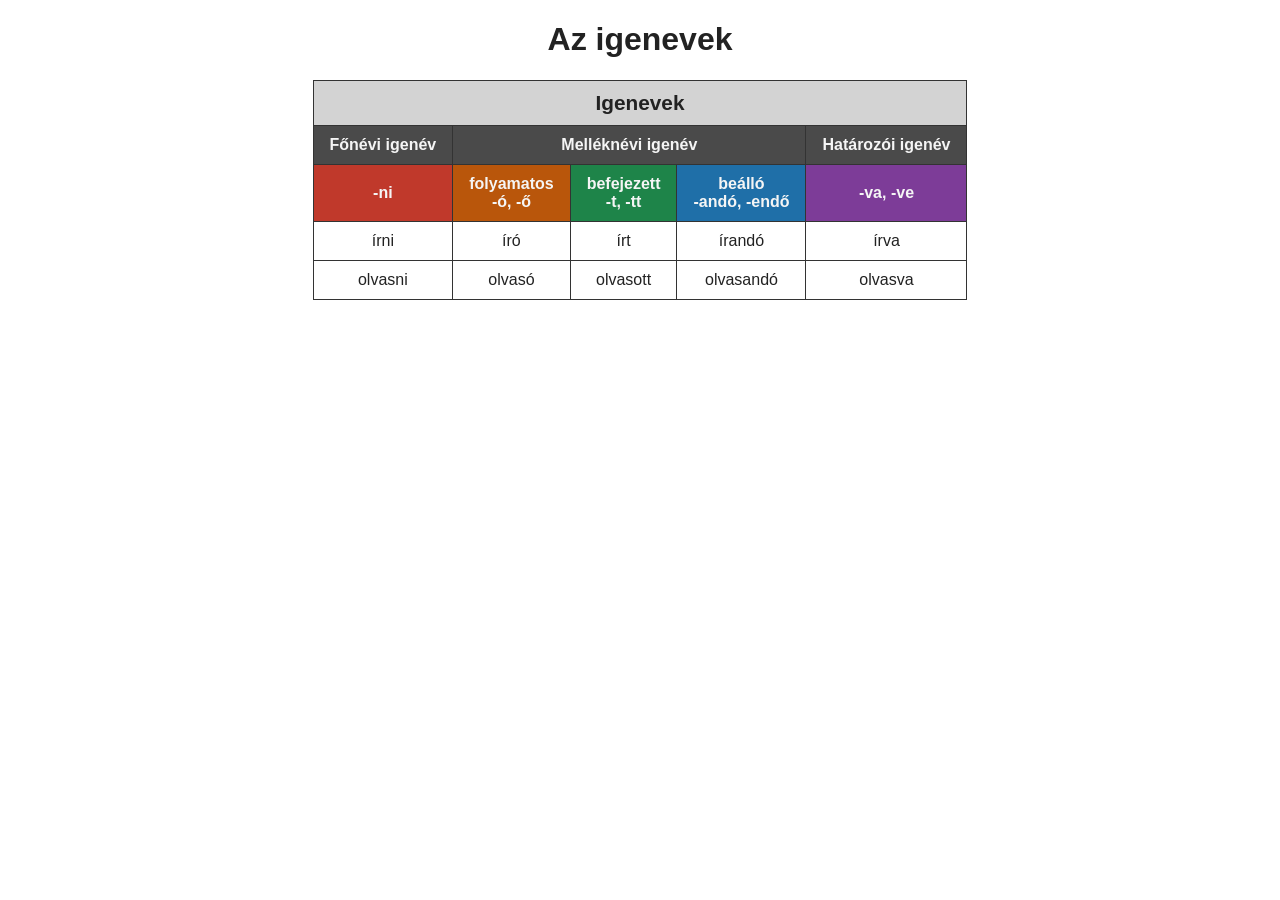
<file: 12 - Igenevek/index.html>
<!DOCTYPE html>
<html lang="hu">
<head>
<meta charset="UTF-8">
<link rel="stylesheet" href="style.css">
<title>Az igenevek</title>
</head>
<body>
  <h1>Az igenevek</h1>

  <table>
    <tr class="sor1">
      <th colspan="5">Igenevek</th>
    </tr>
    <tr class="sor2">
      <th>Főnévi igenév</th>
      <th colspan="3">Melléknévi igenév</th>
      <th>Határozói igenév</th>
    </tr>
    <tr class="sor3">
      <td>-ni</td>
      <td>folyamatos<br>-ó, -ő</td>
      <td>befejezett<br>-t, -tt</td>
      <td>beálló<br>-andó, -endő</td>
      <td>-va, -ve</td>
    </tr>
    <tr>
      <td>írni</td>
      <td>író</td>
      <td>írt</td>
      <td>írandó</td>
      <td>írva</td>
    </tr>
    <tr>
      <td>olvasni</td>
      <td>olvasó</td>
      <td>olvasott</td>
      <td>olvasandó</td>
      <td>olvasva</td>
    </tr>
  </table>
</body>
</html>
</file>
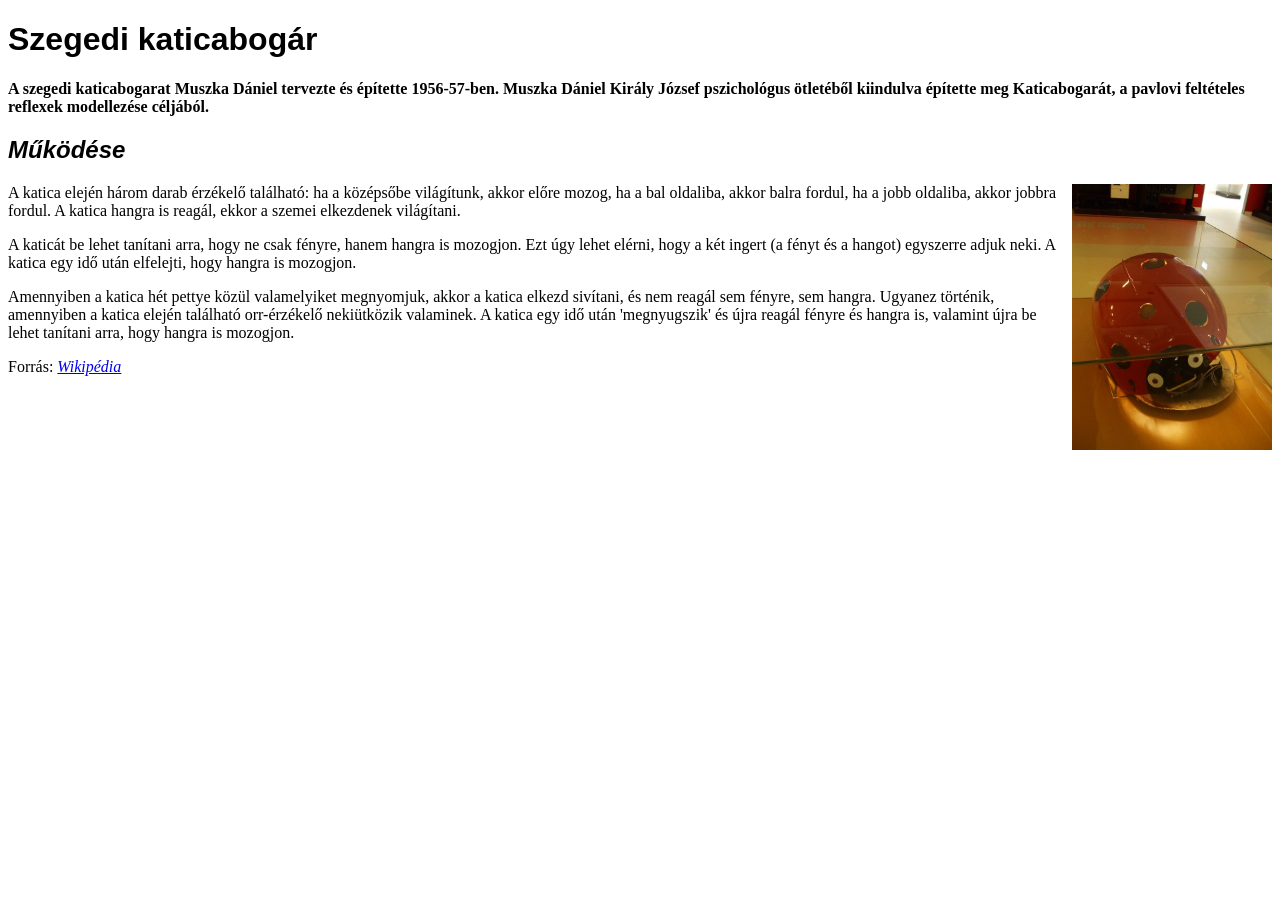
<file: 15 - Szegedi katica/index.html>
<!DOCTYPE html>
<html lang="hu">

<head>
    <meta charset="UTF-8">
    <title>Szegedi katicabogár</title>
 <style>
        h1, h2 {
            font-family: Arial, Helvetica, sans-serif;
        }
        h2 {
            font-style: italic;
        }
        img {
            float: right;
            width: 200px;
            margin: 0 0 10px 15px;
        }
    </style>
</head>

    <h1>Szegedi katicabogár</h1>
 
    <p><strong>A szegedi katicabogarat Muszka Dániel tervezte és építette 1956-57-ben. Muszka Dániel Király József pszichológus ötletéből kiindulva építette meg Katicabogarát, a pavlovi feltételes reflexek modellezése céljából.</strong></p>
 
    <h2>Működése</h2>
 
    <img src="Szegedi_katica.jpg" alt="A szegedi katicabogár">
 
    <p>A katica elején három darab érzékelő található: ha a középsőbe világítunk, akkor előre mozog, ha a bal oldaliba, akkor balra fordul, ha a jobb oldaliba, akkor jobbra fordul. A katica hangra is reagál, ekkor a szemei elkezdenek világítani.</p>
 
    <p>A katicát be lehet tanítani arra, hogy ne csak fényre, hanem hangra is mozogjon. Ezt úgy lehet elérni, hogy a két ingert (a fényt és a hangot) egyszerre adjuk neki. A katica egy idő után elfelejti, hogy hangra is mozogjon.</p>
 
    <p>Amennyiben a katica hét pettye közül valamelyiket megnyomjuk, akkor a katica elkezd sivítani, és nem reagál sem fényre, sem hangra. Ugyanez történik, amennyiben a katica elején található orr-érzékelő nekiütközik valaminek. A katica egy idő után 'megnyugszik' és újra reagál fényre és hangra is, valamint újra be lehet tanítani arra, hogy hangra is mozogjon.</p>
 
    <p>Forrás: <a href="https://hu.wikipedia.org/wiki/Szegedi_katicabog%C3%A1r"><em>Wikipédia</em></a></p>
</html>
</file>
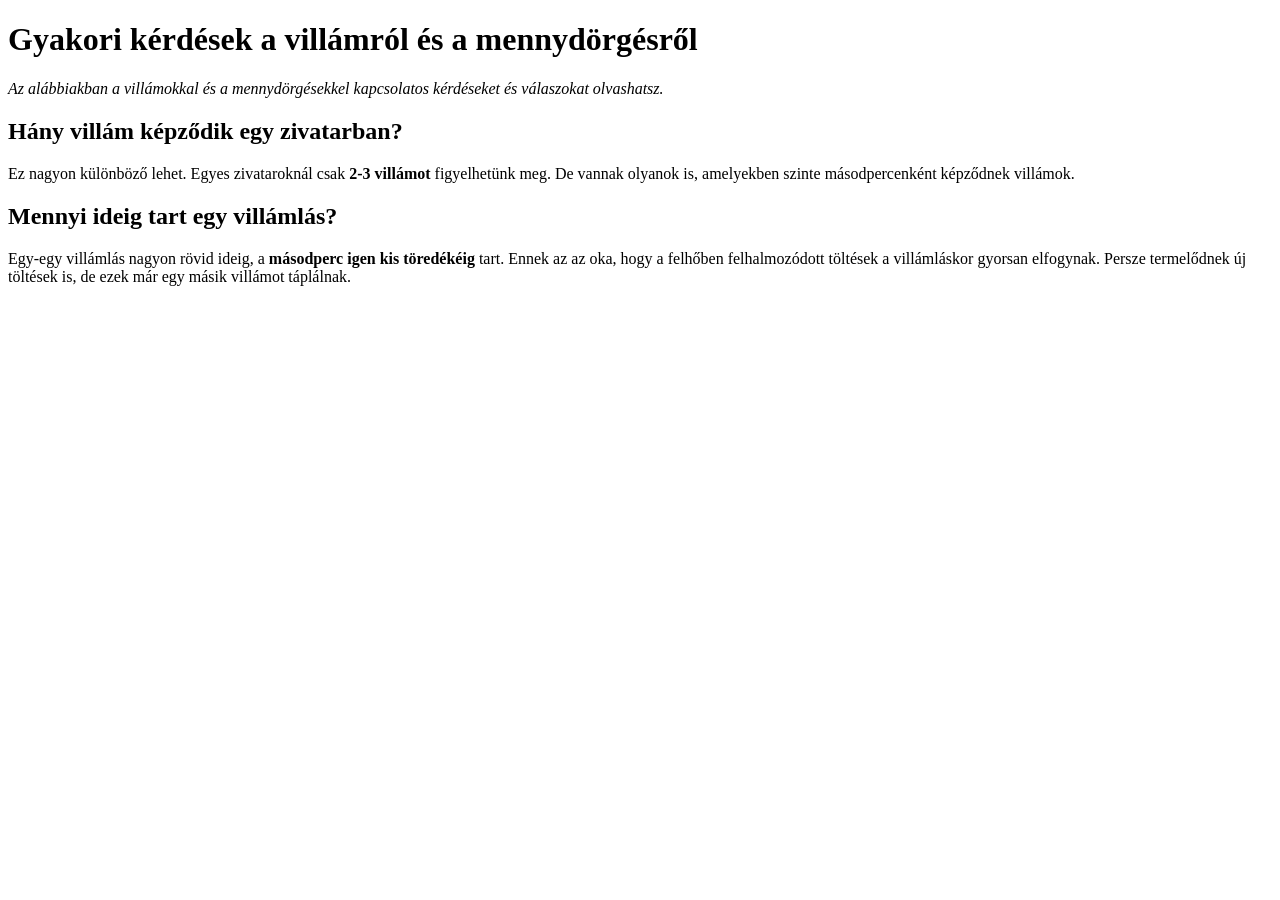
<file: 2- Villámok/index.html>
<!DOCTYPE html>
<html lang="hu">
<head>
    <meta charset="UTF-8">
    
    <title>Gyakori kérdések a villámról és a mennydörgésről</title>
</head>
<body>
    <h1>Gyakori kérdések a villámról és a mennydörgésről</h1>
    <p><i>Az alábbiakban a villámokkal és a mennydörgésekkel kapcsolatos kérdéseket és válaszokat olvashatsz.</i></p>
    <h2>Hány villám képződik egy zivatarban?</h2>
    <p>
        Ez nagyon különböző lehet. Egyes zivataroknál csak <b>2-3 villámot</b>
        figyelhetünk meg. De vannak olyanok is, amelyekben
        szinte másodpercenként képződnek villámok.
    </p>
    <h2>Mennyi ideig tart egy villámlás?</h2>
    <p>
        Egy-egy villámlás nagyon rövid ideig, a <b>másodperc igen kis töredékéig
        </b> tart. Ennek az az oka, hogy a felhőben felhalmozódott
        töltések a villámláskor gyorsan elfogynak. Persze termelődnek
        új töltések is, de ezek már egy másik villámot táplálnak.
    </p>
</body>
</html>
</file>
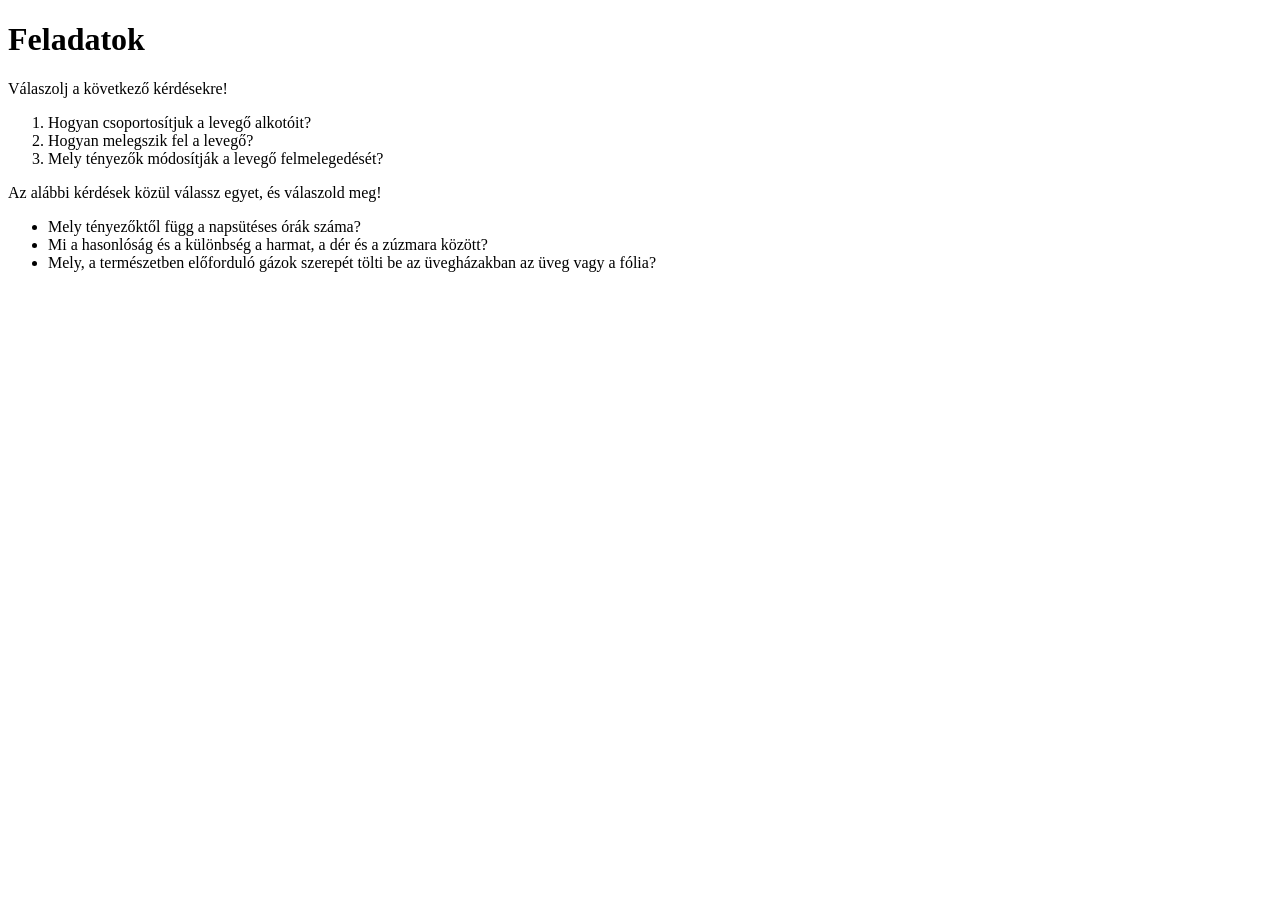
<file: 4 - Feladatok/index.html>
<!DOCTYPE html>
<html lang="hu">
<head>
    <meta charset="UTF-8">
    
    <title>Feladatok</title>
</head>
<body>
    <h1>Feladatok</h1>
    <p>Válaszolj a következő kérdésekre!</p>
    
        <ol>
            <li>Hogyan csoportosítjuk a levegő alkotóit?</li>
            <li>Hogyan melegszik fel a levegő?</li>
            <li>Mely tényezők módosítják a levegő felmelegedését?</li>
        </ol>
    
    <p>Az alábbi kérdések közül válassz egyet, és válaszold meg!</p>
    
        <ul>
            <li>Mely tényezőktől függ a napsütéses órák száma?</li>
            <li>Mi a hasonlóság és a különbség a harmat, a dér és a zúzmara között?</li>
            <li>Mely, a természetben előforduló gázok szerepét tölti be az üvegházakban az üveg vagy a fólia?</li>
        </ul>
        
    
</body>
</html>
</file>
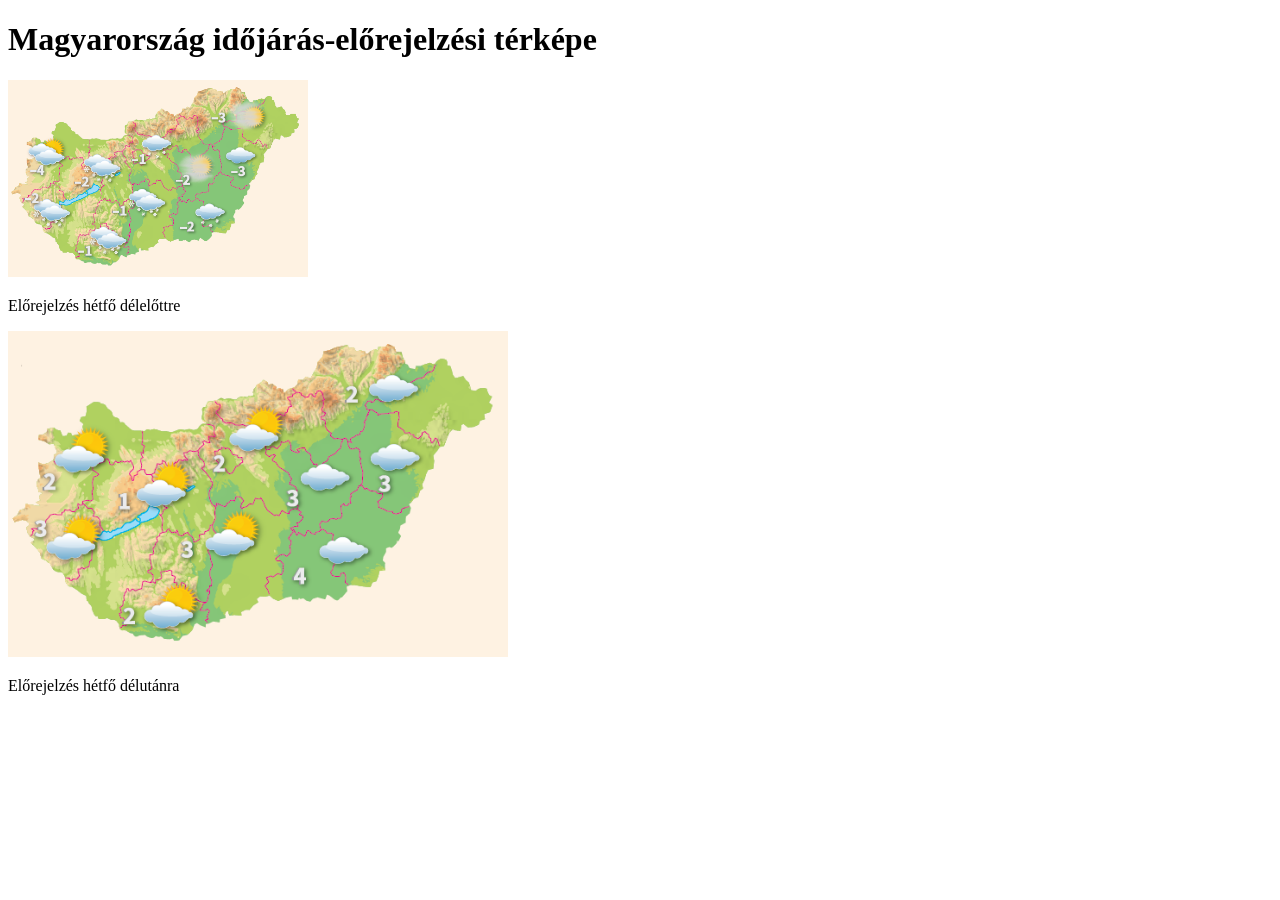
<file: 5 - Időjárás/index.html>
<!DOCTYPE html>
<html lang="hu">
<head>
    <meta charset="UTF-8">
    <title>Magyarország időjárás-előrejelzési térképe</title>
</head>
<body>
    <h1>Magyarország időjárás-előrejelzési térképe</h1>
    <img src="hetfodelelott.png" alt="Előrejelzés hétfő délelőttre" style="width: 300px;">
    <p>Előrejelzés hétfő délelőttre</p>
    <img src="hetfodelutan.png" alt="Előrejelzés hétfő délutánra" style="width: 500px;">
    <p>Előrejelzés hétfő délutánra</p>
    
</body>
</html>
</file>
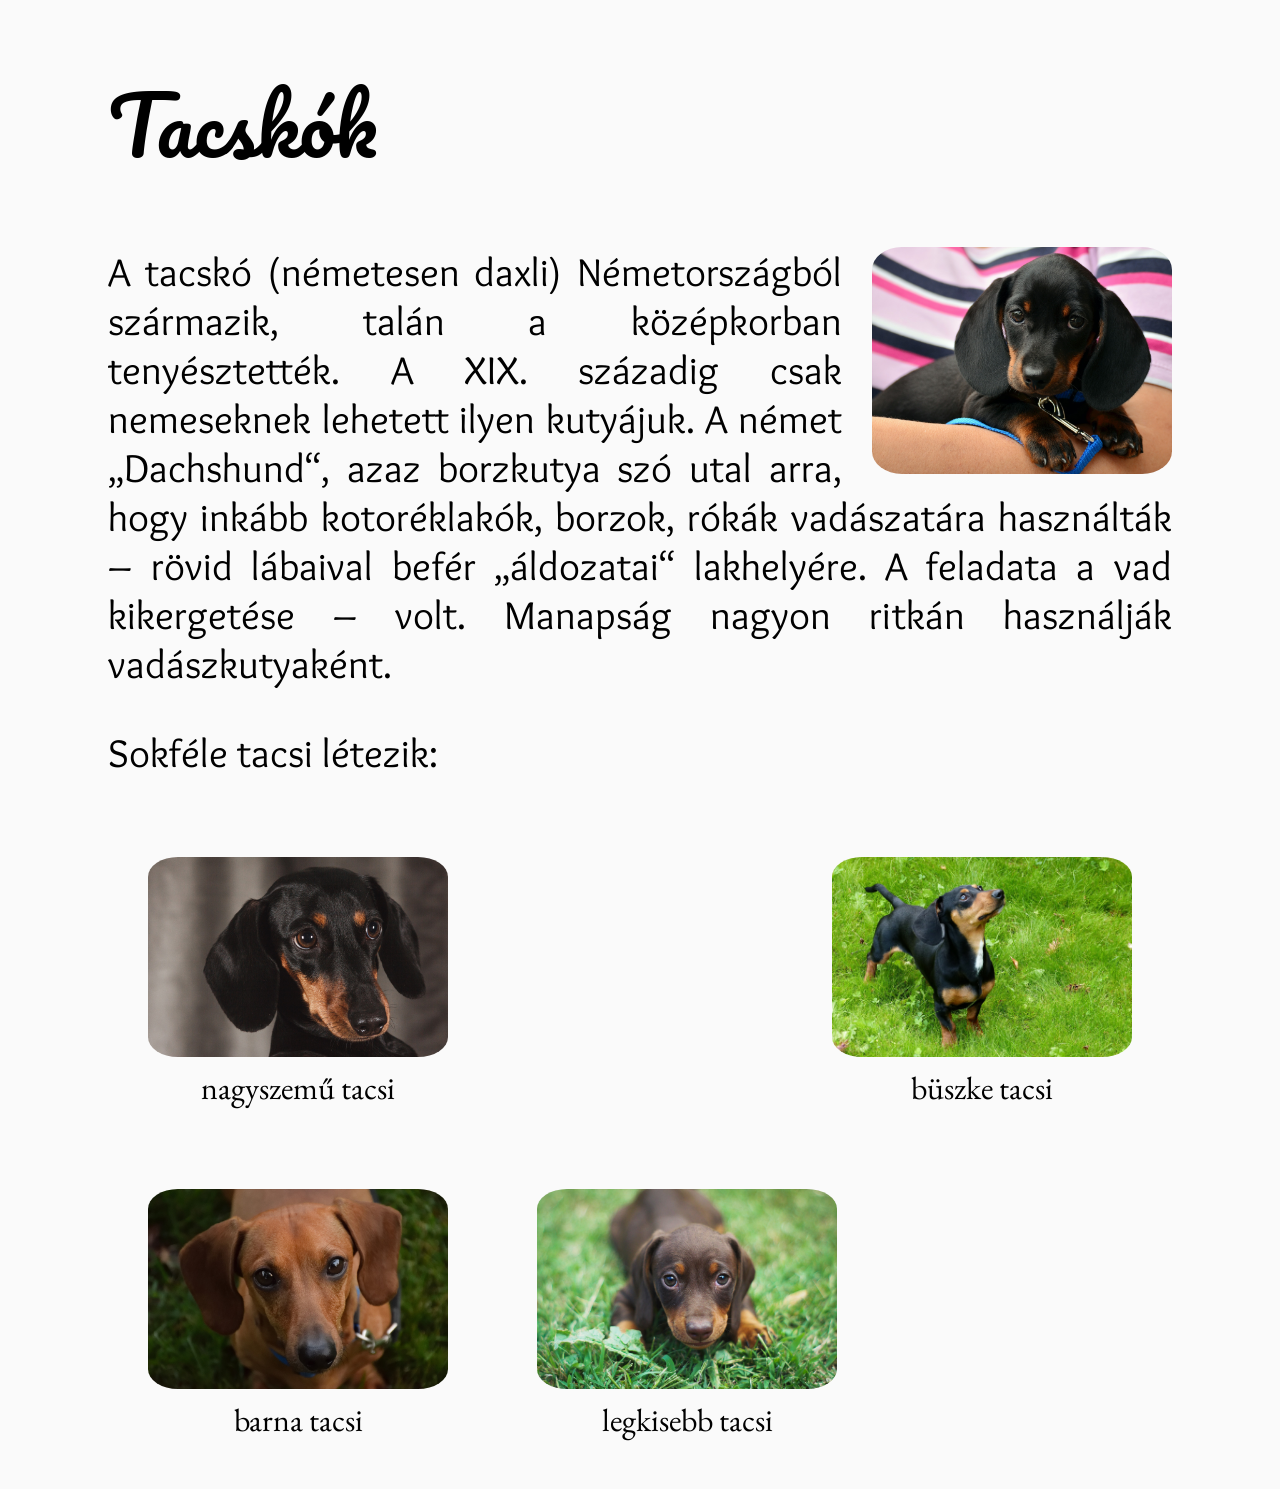
<file: 6 - Tacskók/index.html>
<!DOCTYPE html>
<html lang="hu">
  <head>
    <meta charset="utf-8">
    <link rel="stylesheet" href="tacsi.css">
    <link rel="preconnect" href="https://fonts.gstatic.com">
    <link href="https://fonts.googleapis.com/css2?family=Overlock&family=Pacifico&family=EB+Garamond&display=swap" rel="stylesheet">
	<title>Tacskók</title>
  </head>
  <body>
    <h1>Tacskók</h1>
    <img src="dachshund-1519374_1920.jpg" alt="" class="fokep">
    <p>A tacskó (németesen daxli) Németországból származik, talán a középkorban tenyésztették. A XIX. századig csak nemeseknek lehetett ilyen kutyájuk. A német „Dachshund“, azaz borzkutya szó utal arra, hogy inkább kotoréklakók, borzok, rókák vadászatára használták – rövid lábaival befér „áldozatai“ lakhelyére. A feladata a vad kikergetése – volt. Manapság nagyon ritkán használják vadászkutyaként.</p>
    
    <div id="felsorolas">
      <p>Sokféle tacsi létezik:</p>
        <figure>
          <a href="dog-1232449_1920.jpg" target="_blank"><img src="dog-1232449_1920.jpg" alt=""></a>
          <figcaption>nagyszemű tacsi</figcaption>
        </figure>
        <figure>
          <img src="foxhound-53951_1280.jpg" alt="">
          <figcaption>büszke tacsi</figcaption>
        </figure>
        <figure>
          <img src="dog-3218503_1920.jpg" alt="">
          <figcaption>barna tacsi</figcaption>
        </figure>
        <figure>
          <img src="dog-4159596_1920.jpg" alt="">
          <figcaption>legkisebb tacsi</figcaption>
        </figure>
    </div>
  </body>
</html>
</file>
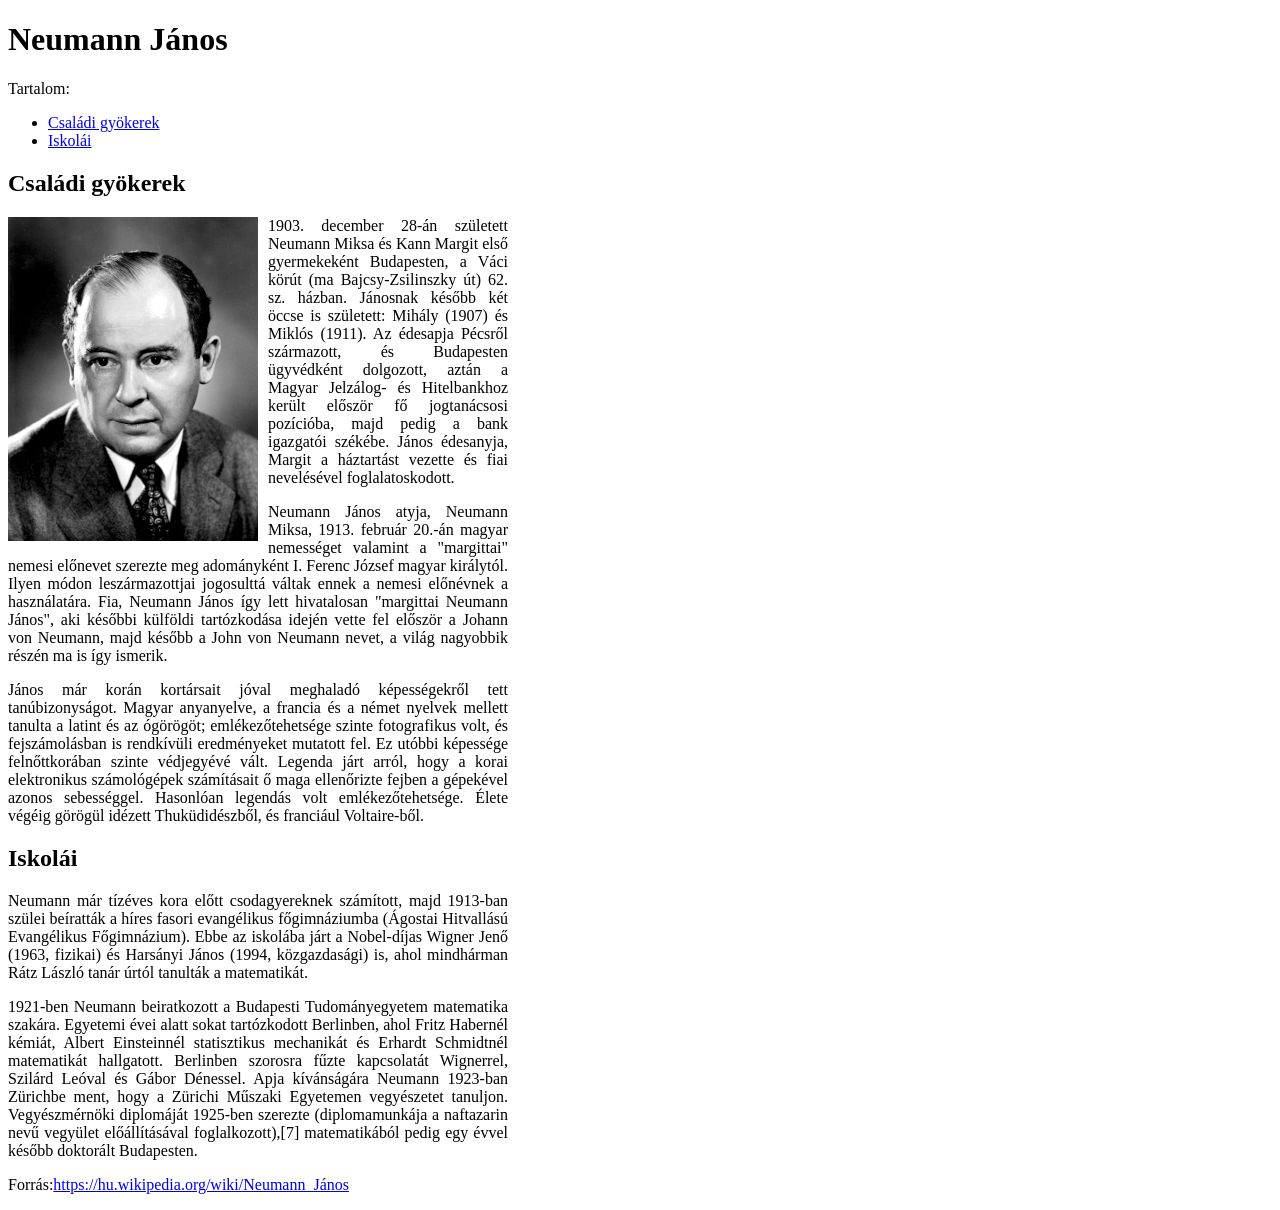
<file: 7 - Neumann/index.html>
<!DOCTYPE html>
<html lang="hu">
<head>
    <meta charset="UTF-8">
    <title>Neumann János</title>
    <style>
        body {max-width:500px;}
        /* Az oldal maximális szélessége 500 képpont*/
        p {text-align:justify;}
        /* A bekezdések sorkizárt igazításúak*/
        #foto {float:left; margin-right:10px;}
        /* A fotó balra igazítása (lebegtetése), jobb oldali 10 képpontos margó beállítása*/
    </style>
</head>
<body>
    <h1>Neumann János</h1>
    <p>Tartalom:</p>
    <ul>
        <li><a href="#csal">Családi gyökerek</a></li>
        <li><a href="#isk">Iskolái</a></li>
    </ul>
    <h2 id="csal">Családi gyökerek</h2>
    <p><a href="neumann_nagymeret.jpg"><img id="foto" src="neumann_kismeret.jpg" alt="Neumann János fotója"></a>  1903. december 28-án született Neumann Miksa és Kann Margit első gyermekeként Budapesten, a Váci körút (ma Bajcsy-Zsilinszky út) 62. sz. házban. Jánosnak később két öccse is született: Mihály (1907) és Miklós (1911). Az édesapja Pécsről származott, és Budapesten ügyvédként dolgozott, aztán a Magyar Jelzálog- és Hitelbankhoz került először fő jogtanácsosi pozícióba, majd pedig a bank igazgatói székébe. János édesanyja, Margit a háztartást vezette és fiai nevelésével foglalatoskodott.</p>
    <p>Neumann János atyja, Neumann Miksa, 1913. február 20.-án magyar nemességet valamint a "margittai" nemesi előnevet szerezte meg adományként I. Ferenc József magyar királytól. Ilyen módon leszármazottjai jogosulttá váltak ennek a nemesi előnévnek a használatára. Fia, Neumann János így lett hivatalosan "margittai Neumann János", aki későbbi külföldi tartózkodása idején vette fel először a Johann von Neumann, majd később a John von Neumann nevet, a világ nagyobbik részén ma is így ismerik.</p>
    <p>János már korán kortársait jóval meghaladó képességekről tett tanúbizonyságot. Magyar anyanyelve, a francia és a német nyelvek mellett tanulta a latint és az ógörögöt; emlékezőtehetsége szinte fotografikus volt, és fejszámolásban is rendkívüli eredményeket mutatott fel. Ez utóbbi képessége felnőttkorában szinte védjegyévé vált. Legenda járt arról, hogy a korai elektronikus számológépek számításait ő maga ellenőrizte fejben a gépekével azonos sebességgel. Hasonlóan legendás volt emlékezőtehetsége. Élete végéig görögül idézett Thuküdidészből, és franciául Voltaire-ből.</p>
	<h2 id="isk">Iskolái</h2>
    <p>Neumann már tízéves kora előtt csodagyereknek számított, majd 1913-ban szülei beíratták a híres fasori evangélikus főgimnáziumba (Ágostai Hitvallású Evangélikus Főgimnázium). Ebbe az iskolába járt a Nobel-díjas Wigner Jenő (1963, fizikai) és Harsányi János (1994, közgazdasági) is, ahol mindhárman Rátz László tanár úrtól tanulták a matematikát.</p>
    <p>1921-ben Neumann beiratkozott a Budapesti Tudományegyetem matematika szakára. Egyetemi évei alatt sokat tartózkodott Berlinben, ahol Fritz Habernél kémiát, Albert Einsteinnél statisztikus mechanikát és Erhardt Schmidtnél matematikát hallgatott. Berlinben szorosra fűzte kapcsolatát Wignerrel, Szilárd Leóval és Gábor Dénessel. Apja kívánságára Neumann 1923-ban Zürichbe ment, hogy a Zürichi Műszaki Egyetemen vegyészetet tanuljon. Vegyészmérnöki diplomáját 1925-ben szerezte (diplomamunkája a naftazarin nevű vegyület előállításával foglalkozott),[7] matematikából pedig egy évvel később doktorált Budapesten.</p>
	<p>Forrás:<a href="https://hu.wikipedia.org/wiki/Neumann_János">https://hu.wikipedia.org/wiki/Neumann_János</a></p>
</body>
</html>
</file>
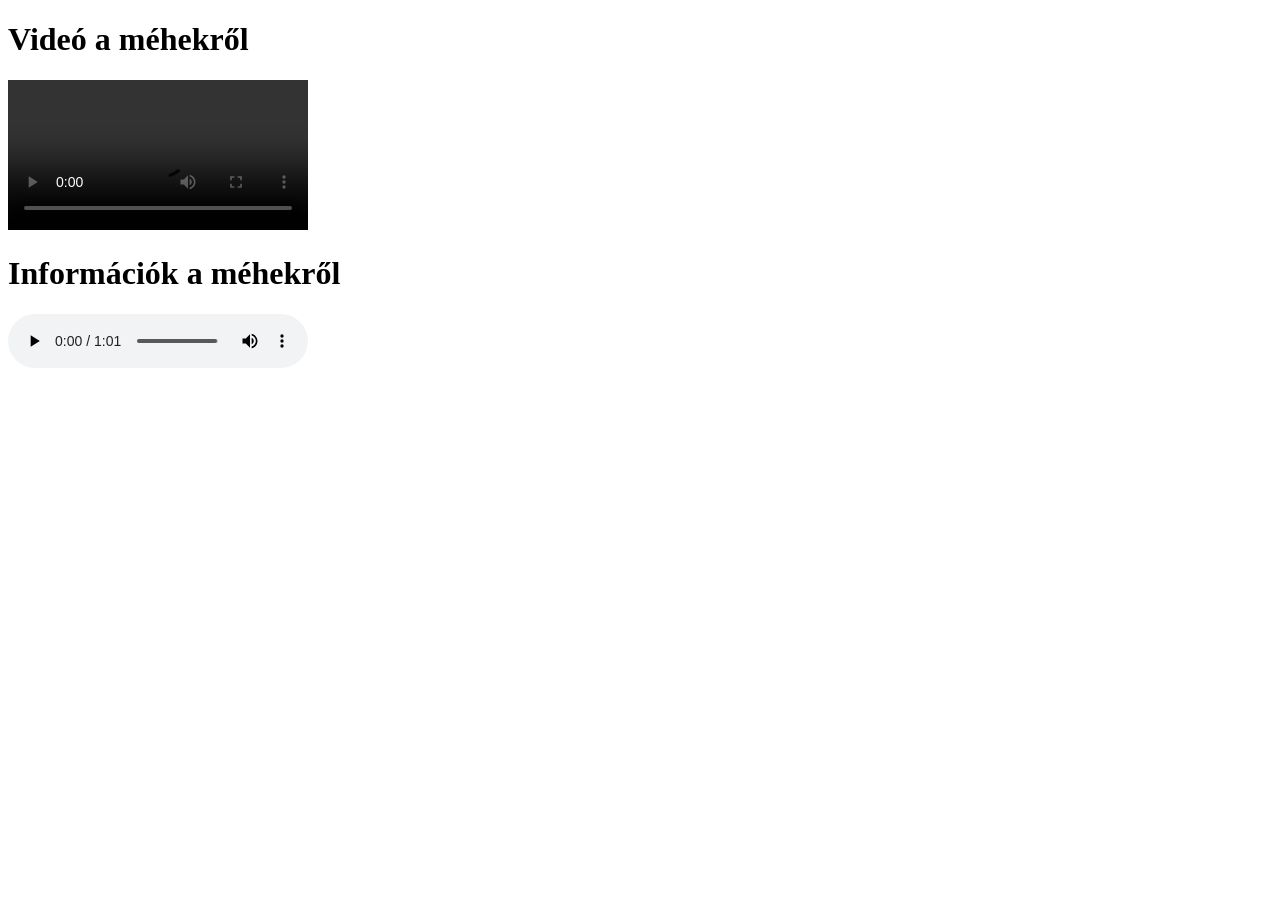
<file: 9 - Méhek/index.html>
<!DOCTYPE html>
<html lang="hu">

<head>
    <meta charset="UTF-8">
    <title>Méhek</title>
</head>

<body>
    <h1>Videó a méhekről</h1>
    <video src="mehek.mp4" controls></video>
    <h1>Információk a méhekről</h1>
    <audio src="mehek.mp3" controls></audio>
</body>

</html>
</file>
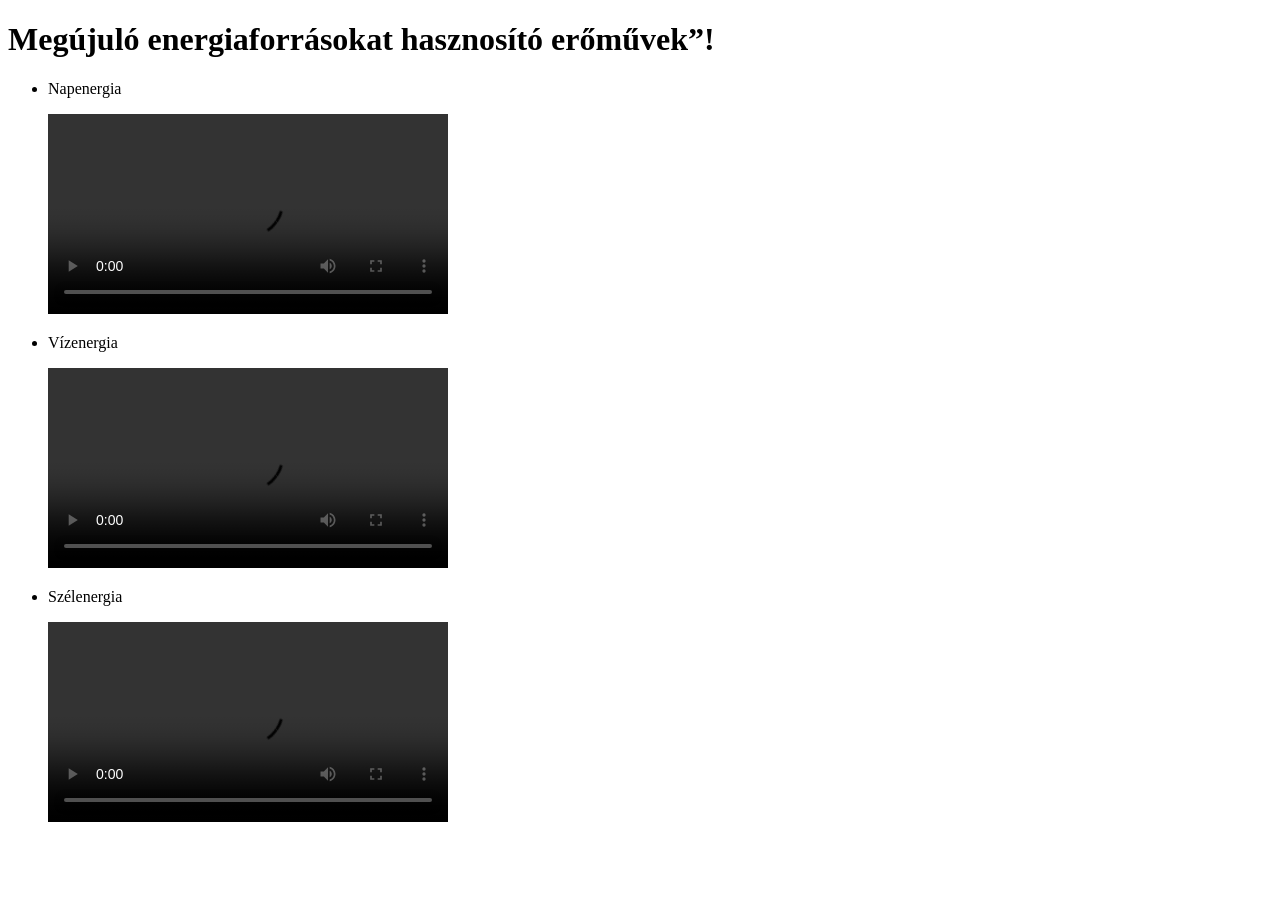
<file: 10 - Energia/videos/index.html>
<!DOCTYPE html>
<html lang="en">
<head>
    <meta charset="UTF-8">
    <meta name="viewport" content="width=device-width, initial-scale=1.0">
    <title>Megújuló energiaforrásokat hasznosító erőművek”!</title>
    <link rel="stylesheet" href="style.css">
</head>
<body>
    <h1>Megújuló energiaforrásokat hasznosító erőművek”!</h1>
    <ul>
        <li>
            <p>Napenergia</p>
            <video src="solar.mp4" controls></video>
        </li>
        <li>
            <p>Vízenergia</p>
            <video src="water.mp4" controls></video>
        </li>
        <li>
            <p>Szélenergia</p>
            <video src="wind.mp4" controls></video>
        </li>
    </ul>
</body>
</html>
</file>
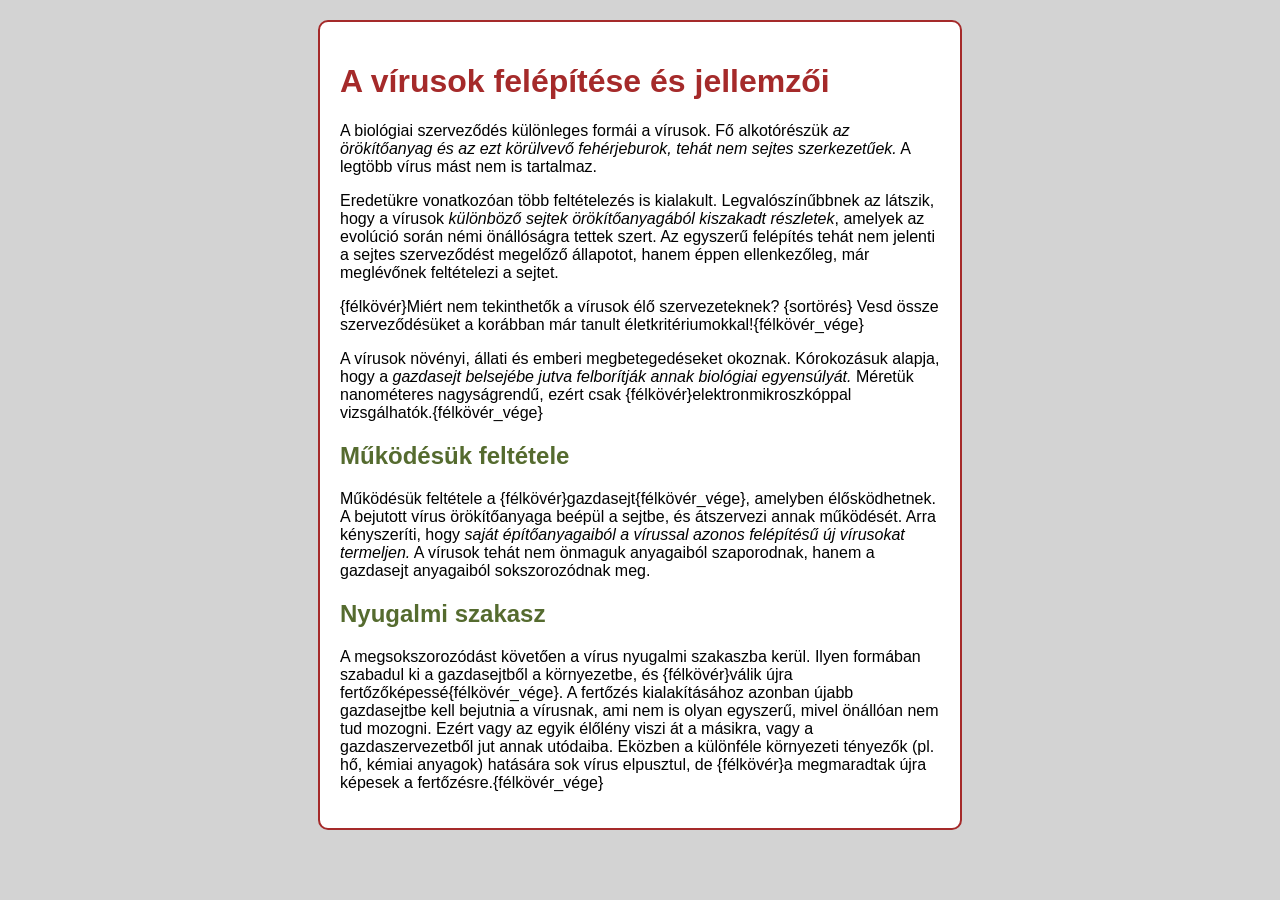
<file: 1 - Vírusok/virusok.html>
<!DOCTYPE html>
<html lang="hu">

<head>
    <meta charset="UTF-8">
    <title>A vírusok felépítése és jellemzői</title>
    <link rel="stylesheet" href="stilus.css">
</head>

<body>
    <h1>A vírusok felépítése és jellemzői</h1>
    <p>A biológiai szerveződés különleges formái a vírusok. Fő alkotórészük <i>az örökítőanyag és az ezt körülvevő
            fehérjeburok, tehát nem sejtes szerkezetűek.</i>
        A legtöbb vírus mást nem is tartalmaz. </p>
    <p>Eredetükre vonatkozóan több feltételezés is kialakult. Legvalószínűbbnek az látszik, hogy a vírusok <i>különböző
        sejtek örökítőanyagából kiszakadt részletek</i>, amelyek az evolúció során némi önállóságra tettek szert. Az
        egyszerű felépítés tehát nem jelenti a sejtes szerveződést megelőző állapotot, hanem éppen ellenkezőleg, már
        meglévőnek feltételezi a sejtet.</p>
    <p>{félkövér}Miért nem tekinthetők a vírusok élő szervezeteknek? {sortörés} Vesd össze szerveződésüket a korábban már tanult
            életkritériumokkal!{félkövér_vége}</p>
    <p>A vírusok növényi, állati és emberi megbetegedéseket okoznak. Kórokozásuk alapja, hogy a <i>gazdasejt belsejébe
        jutva felborítják annak biológiai
        egyensúlyát.</i> Méretük nanométeres nagyságrendű,
        ezért csak {félkövér}elektronmikroszkóppal vizsgálhatók.{félkövér_vége}</p>
    <h2>Működésük feltétele</h2>
    <p>Működésük feltétele a {félkövér}gazdasejt{félkövér_vége}, amelyben élősködhetnek. A bejutott vírus örökítőanyaga beépül
        a sejtbe, és átszervezi annak működését. Arra kényszeríti, hogy <i>saját építőanyagaiból a vírussal azonos
        felépítésű új vírusokat termeljen.</i> A vírusok tehát
        nem önmaguk anyagaiból szaporodnak, hanem a
        gazdasejt anyagaiból sokszorozódnak meg.</p>
    <h2>Nyugalmi szakasz</h2>
    <p>
        A megsokszorozódást követően a vírus nyugalmi szakaszba kerül. Ilyen formában szabadul ki a
        gazdasejtből a környezetbe, és {félkövér}válik újra fertőzőképessé{félkövér_vége}. A fertőzés kialakításához azonban újabb
        gazdasejtbe kell bejutnia a vírusnak, ami nem is
        olyan egyszerű, mivel önállóan nem tud mozogni.
        Ezért vagy az egyik élőlény viszi át a másikra, vagy
        a gazdaszervezetből jut annak utódaiba. Eközben a
        különféle környezeti tényezők (pl. hő, kémiai anyagok) hatására sok vírus elpusztul, de {félkövér}a megmaradtak újra
        képesek a fertőzésre.{félkövér_vége}</p>
</body>

</html>
</file>
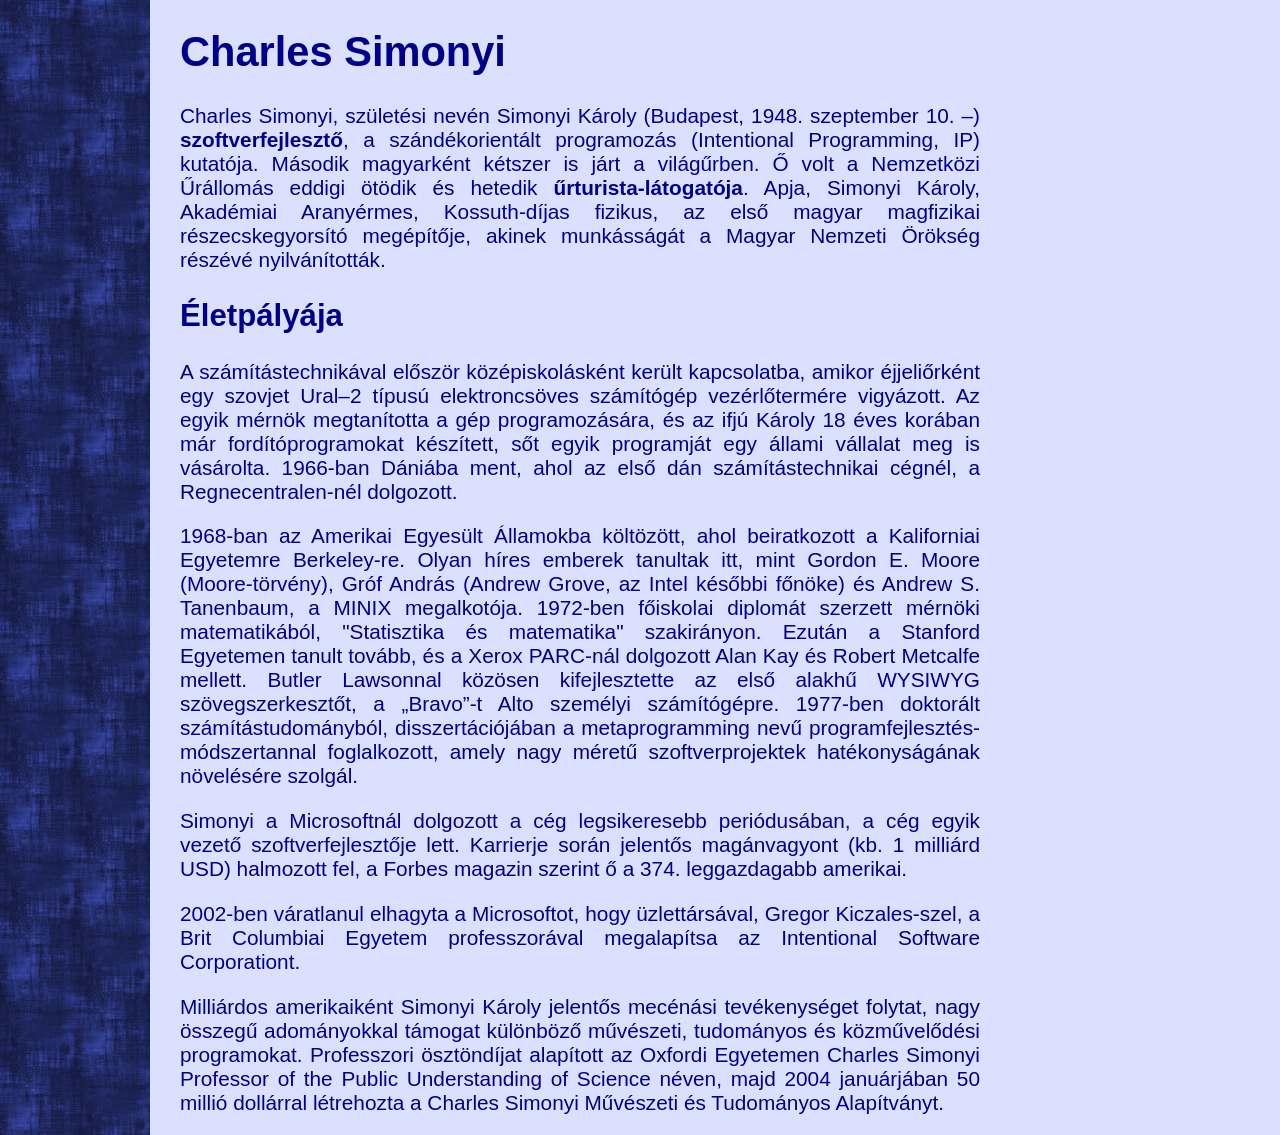
<file: 13 - Charles Simonyi/simonyi.html>
<!DOCTYPE html>
<html lang="hu">

<head>
    <meta charset="UTF-8">
    <title>Charles Simonyi</title>
    <style>
        body {
            font-family: Arial, Verdana, sans-serif;
            font-size: 130%;
            max-width: 800px;
            background-image: url(hatter.jpg);
            background-repeat: repeat-y;
            background-color: #dbe0ff;
            margin-left: 180px;
            color: darkblue;
            text-align: justify;
              }
    </style>
</head>

<body>
    <h1>Charles Simonyi</h1>
    <p>Charles Simonyi, születési nevén Simonyi Károly (Budapest, 1948. szeptember 10. –) <b>szoftverfejlesztő</b>, a szándékorientált programozás (Intentional Programming, IP) kutatója. Második magyarként kétszer is járt a világűrben. Ő volt a Nemzetközi Űrállomás eddigi ötödik és hetedik <b>űrturista-látogatója</b>. Apja, Simonyi Károly, Akadémiai Aranyérmes, Kossuth-díjas fizikus, az első magyar magfizikai részecskegyorsító megépítője, akinek munkásságát a Magyar Nemzeti Örökség részévé nyilvánították.</p>
    <h2>Életpályája</h2>
    <p>A számítástechnikával először középiskolásként került kapcsolatba, amikor éjjeliőrként egy szovjet Ural–2 típusú elektroncsöves számítógép vezérlőtermére vigyázott. Az egyik mérnök megtanította a gép programozására, és az ifjú Károly 18 éves korában már fordítóprogramokat készített, sőt egyik programját egy állami vállalat meg is vásárolta. 1966-ban Dániába ment, ahol az első dán számítástechnikai cégnél, a Regnecentralen-nél dolgozott.
    </p>
    <p>1968-ban az Amerikai Egyesült Államokba költözött, ahol beiratkozott a Kaliforniai Egyetemre Berkeley-re. Olyan híres emberek tanultak itt, mint Gordon E. Moore (Moore-törvény), Gróf András (Andrew Grove, az Intel későbbi főnöke) és Andrew S. Tanenbaum, a MINIX megalkotója. 1972-ben főiskolai diplomát szerzett mérnöki matematikából, "Statisztika és matematika" szakirányon. Ezután a Stanford Egyetemen tanult tovább, és a Xerox PARC-nál dolgozott Alan Kay és Robert Metcalfe mellett. Butler Lawsonnal közösen kifejlesztette az első alakhű WYSIWYG szövegszerkesztőt, a „Bravo”-t Alto személyi számítógépre. 1977-ben doktorált számítástudományból, disszertációjában a metaprogramming nevű programfejlesztés-módszertannal foglalkozott, amely nagy méretű szoftverprojektek hatékonyságának növelésére szolgál.</p>
    <p>Simonyi a Microsoftnál dolgozott a cég legsikeresebb periódusában, a cég egyik vezető szoftverfejlesztője lett. Karrierje során jelentős magánvagyont (kb. 1 milliárd USD) halmozott fel, a Forbes magazin szerint ő a 374. leggazdagabb amerikai.</p>
    <p>2002-ben váratlanul elhagyta a Microsoftot, hogy üzlettársával, Gregor Kiczales-szel, a Brit Columbiai Egyetem professzorával megalapítsa az Intentional Software Corporationt.</p>
    <p>Milliárdos amerikaiként Simonyi Károly jelentős mecénási tevékenységet folytat, nagy összegű adományokkal támogat különböző művészeti, tudományos és közművelődési programokat. Professzori ösztöndíjat alapított az Oxfordi Egyetemen Charles Simonyi Professor of the Public Understanding of Science néven, majd 2004 januárjában 50 millió dollárral létrehozta a Charles Simonyi Művészeti és Tudományos Alapítványt.</p>
</body>

</html>
</file>
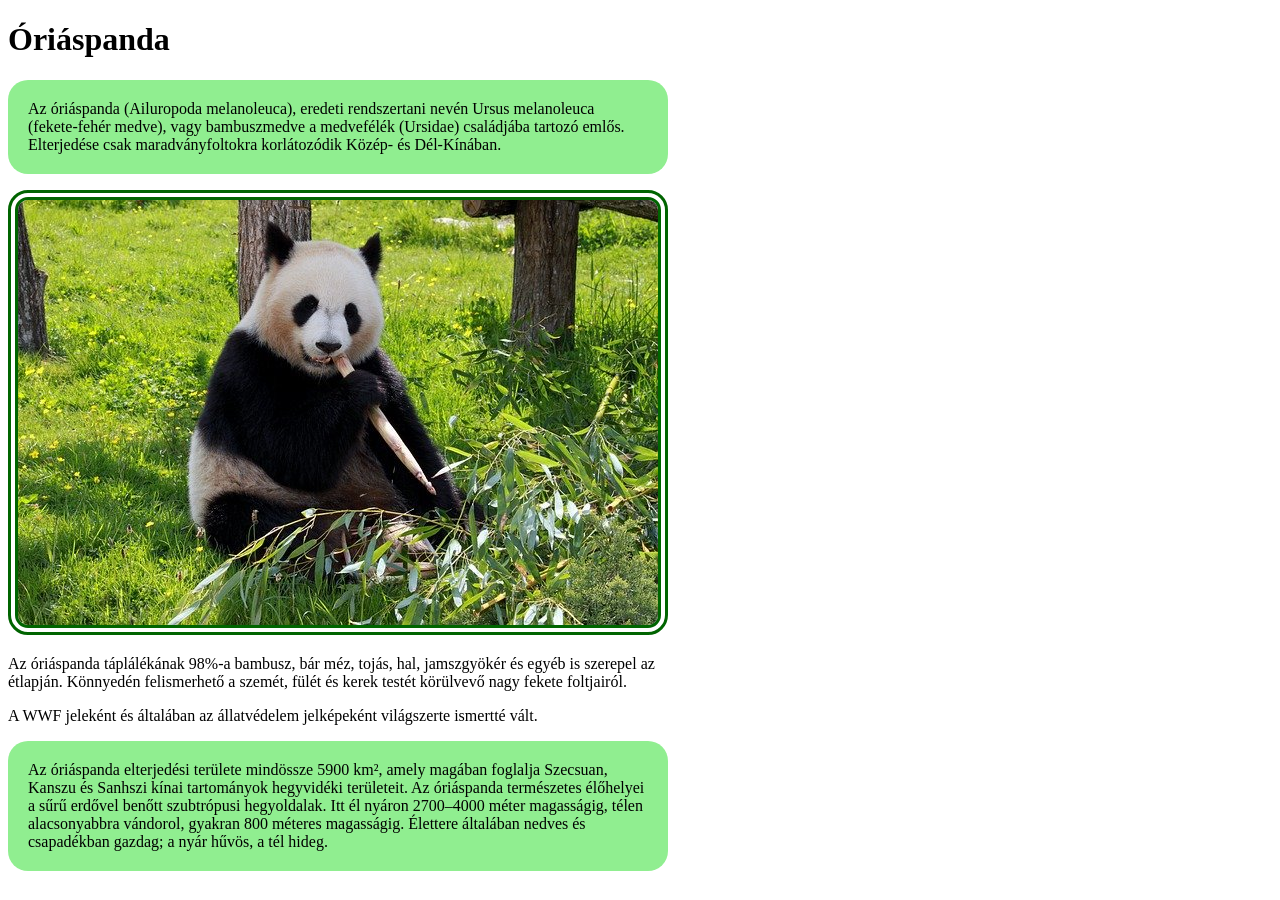
<file: 14 - Óriáspanda/panda.html>
<!DOCTYPE html>
<html lang="hu">

<head>
    <meta charset="UTF-8">
    <link rel="stylesheet" href="style.css">
    <title>Az óriáspanda</title>
</head>

<body>
    <h1>Óriáspanda</h1>
    <p class="kiemelt">Az óriáspanda (Ailuropoda melanoleuca), eredeti rendszertani nevén Ursus melanoleuca
        (fekete-fehér medve), vagy
        bambuszmedve a medvefélék (Ursidae) családjába tartozó emlős. Elterjedése csak maradványfoltokra korlátozódik
        Közép- és Dél-Kínában.</p>
    <p><img id="panda" src="panda.jpg" alt="Óriáspanda"></p>
    
    <p>Az óriáspanda táplálékának 98%-a bambusz, bár méz, tojás, hal, jamszgyökér és egyéb is szerepel az étlapján.
        Könnyedén felismerhető a szemét, fülét és kerek testét körülvevő nagy fekete foltjairól.</p>
    <p>A WWF jeleként és általában az állatvédelem jelképeként világszerte ismertté vált.</p>
    <p class="kiemelt">Az óriáspanda elterjedési területe mindössze 5900 km², amely magában foglalja Szecsuan, Kanszu és Sanhszi kínai tartományok hegyvidéki területeit. Az óriáspanda természetes élőhelyei a sűrű erdővel benőtt szubtrópusi hegyoldalak. Itt él nyáron 2700–4000 méter magasságig, télen alacsonyabbra vándorol, gyakran 800 méteres magasságig. Élettere általában nedves és csapadékban gazdag; a nyár hűvös, a tél hideg.
    </p>
</body>

</html>
</file>
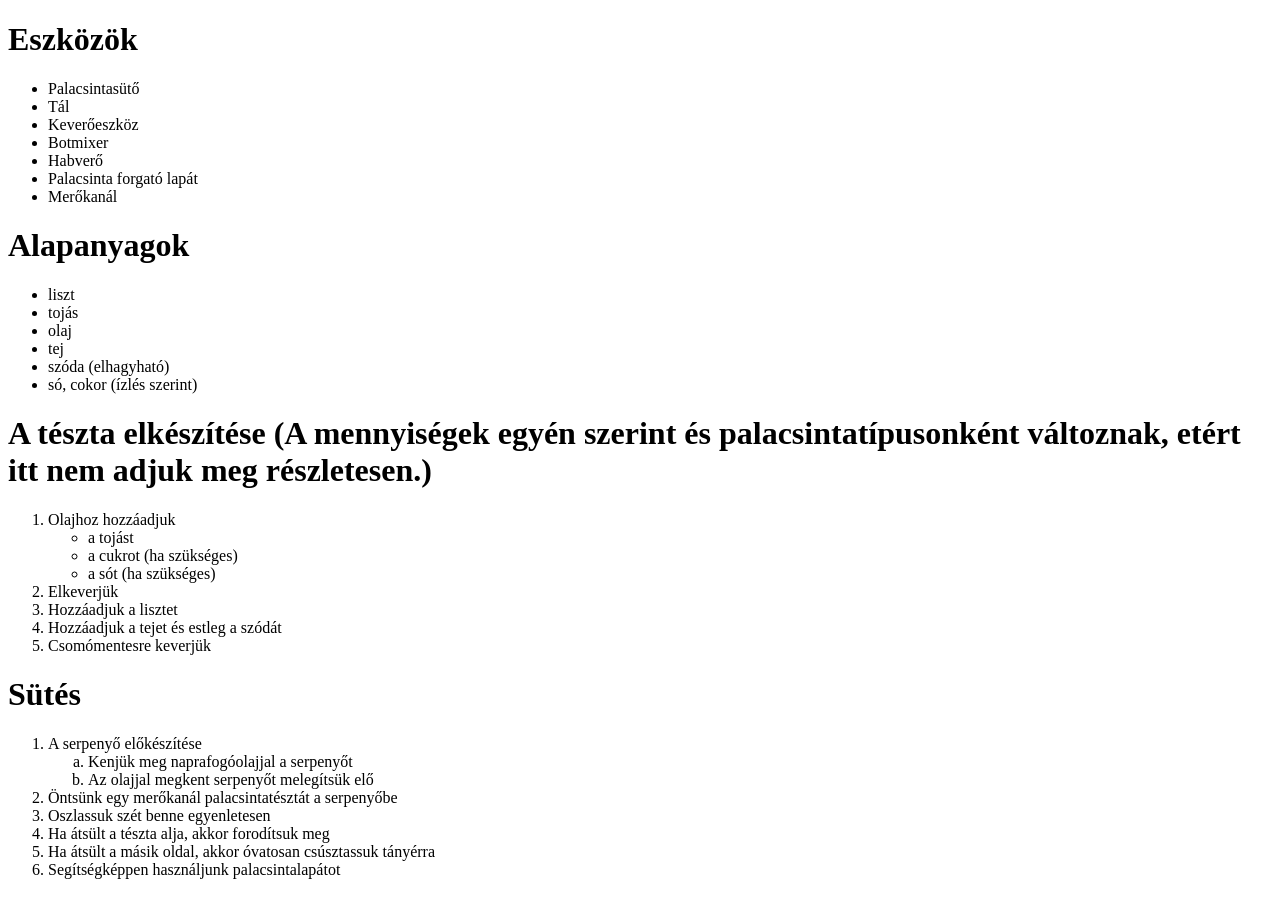
<file: 3 - Palacsinta/palacsinta.html>
﻿<!DOCTYPE html>
<html lang="hu">
<head>
<title>Süssünk palacsintát!</title>
<meta charset="utf-8">
</head>

<body>
<h1>Eszközök</h1>
<ul>
    <li>Palacsintasütő</li>
    <li>Tál</li>
    <li>Keverőeszköz</li>
    <li>Botmixer</li>
    <li>Habverő</li>
    <li>Palacsinta forgató lapát</li>
    <li>Merőkanál</li>
</ul>
<h1>Alapanyagok</h1>
<ul>
    <li>liszt</li>
    <li>tojás</li>
    <li>olaj</li>
    <li>tej</li>
    <li>szóda (elhagyható)</li>
    <li>só, cokor (ízlés szerint)</li>
</ul>
<h1>A tészta elkészítése (A mennyiségek egyén szerint és palacsintatípusonként változnak, etért itt nem adjuk meg részletesen.)</h1>
<ol>
    <li>Olajhoz hozzáadjuk</li>
    <ul>
        <li>a tojást</li>
        <li>a cukrot (ha szükséges)</li>
        <li>a sót (ha szükséges)</li>
    </ul>
    <li>Elkeverjük</li>
    <li>Hozzáadjuk a lisztet</li>
    <li>Hozzáadjuk a tejet és estleg a szódát</li>
    <li>Csomómentesre keverjük</li>
</ol>
<h1>Sütés</h1>
<ol>
    <li>A serpenyő előkészítése</li>
    <ol style="list-style-type:lower-alpha">
        <li>Kenjük meg naprafogóolajjal a serpenyőt</li>
        <li>Az olajjal megkent serpenyőt melegítsük elő</li>
    </ol>
    <li>Öntsünk egy merőkanál palacsintatésztát a serpenyőbe</li>
    <li>Oszlassuk szét benne egyenletesen</li>
    <li>Ha átsült a tészta alja, akkor forodítsuk meg</li>
    <li>Ha átsült a másik oldal, akkor óvatosan csúsztassuk tányérra</li>
    <li>Segítségképpen használjunk palacsintalapátot</li>
</ol>
</body>

</html>
</file>
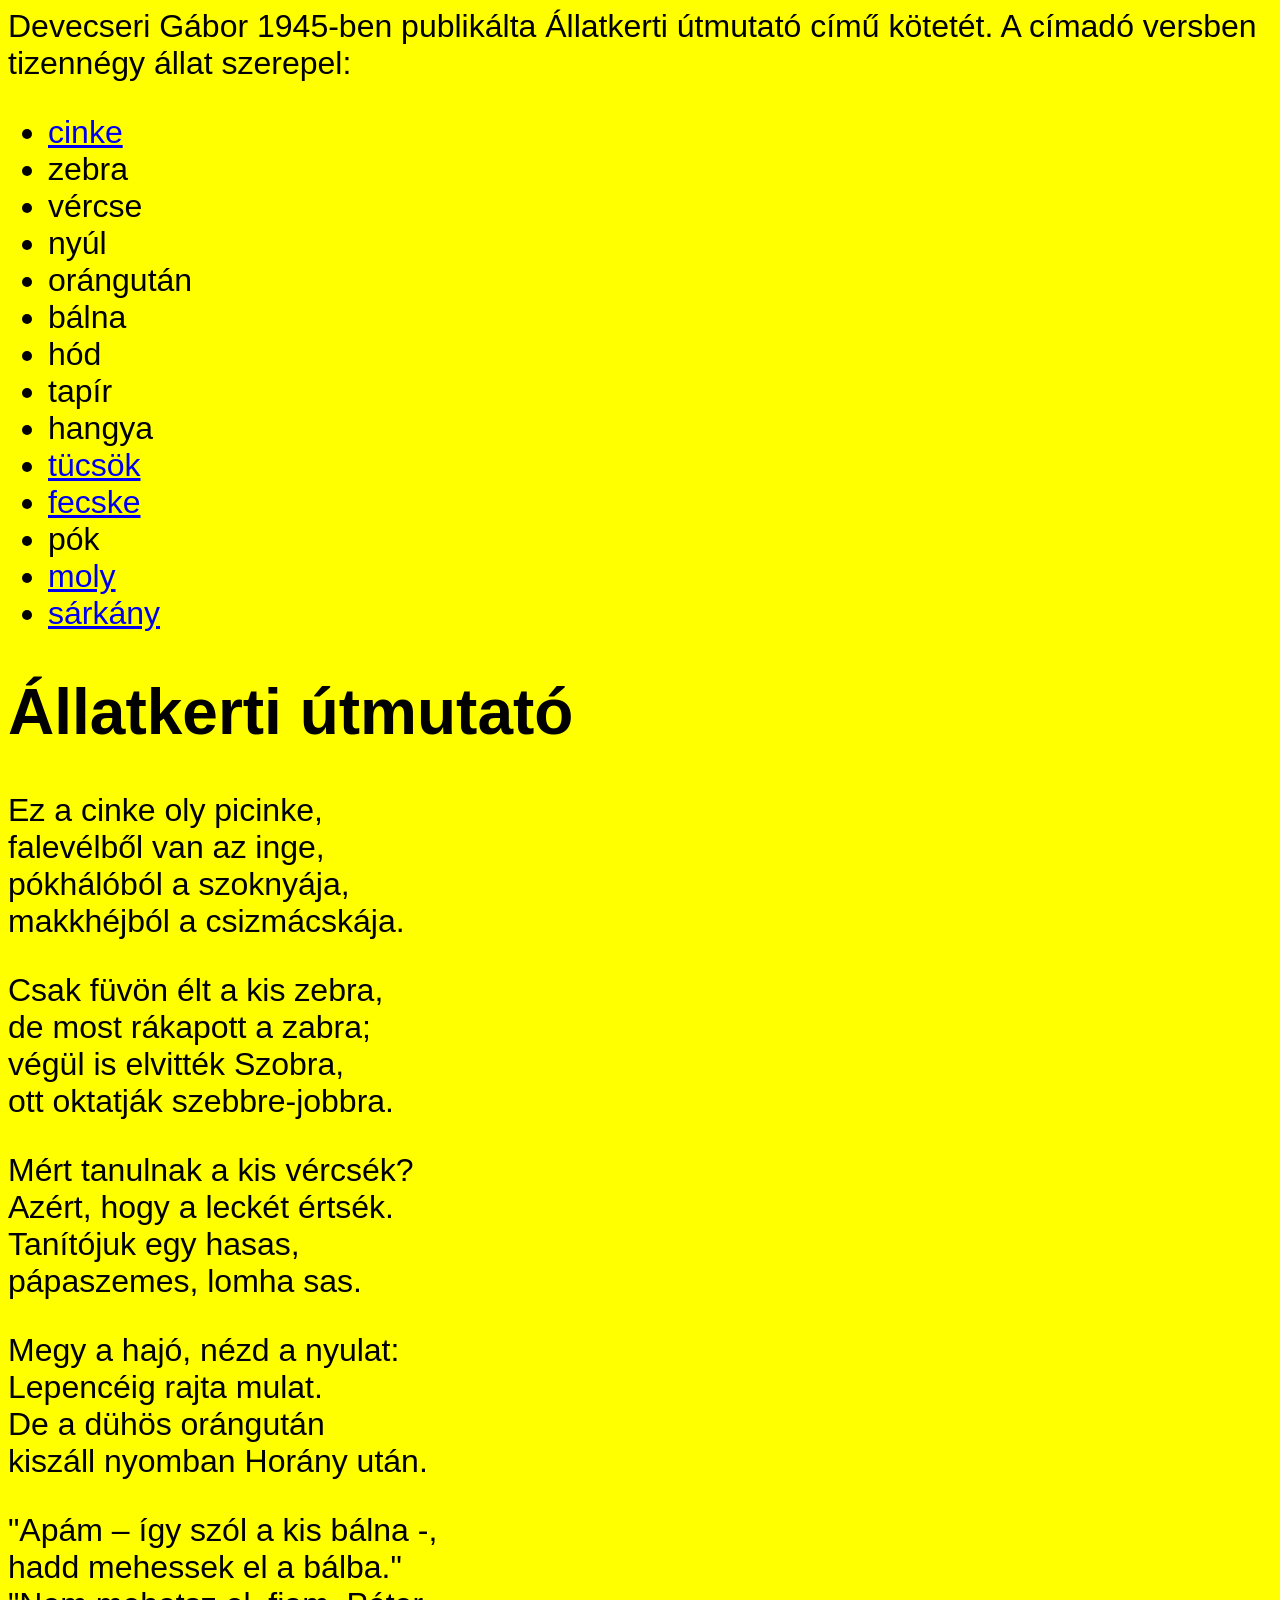
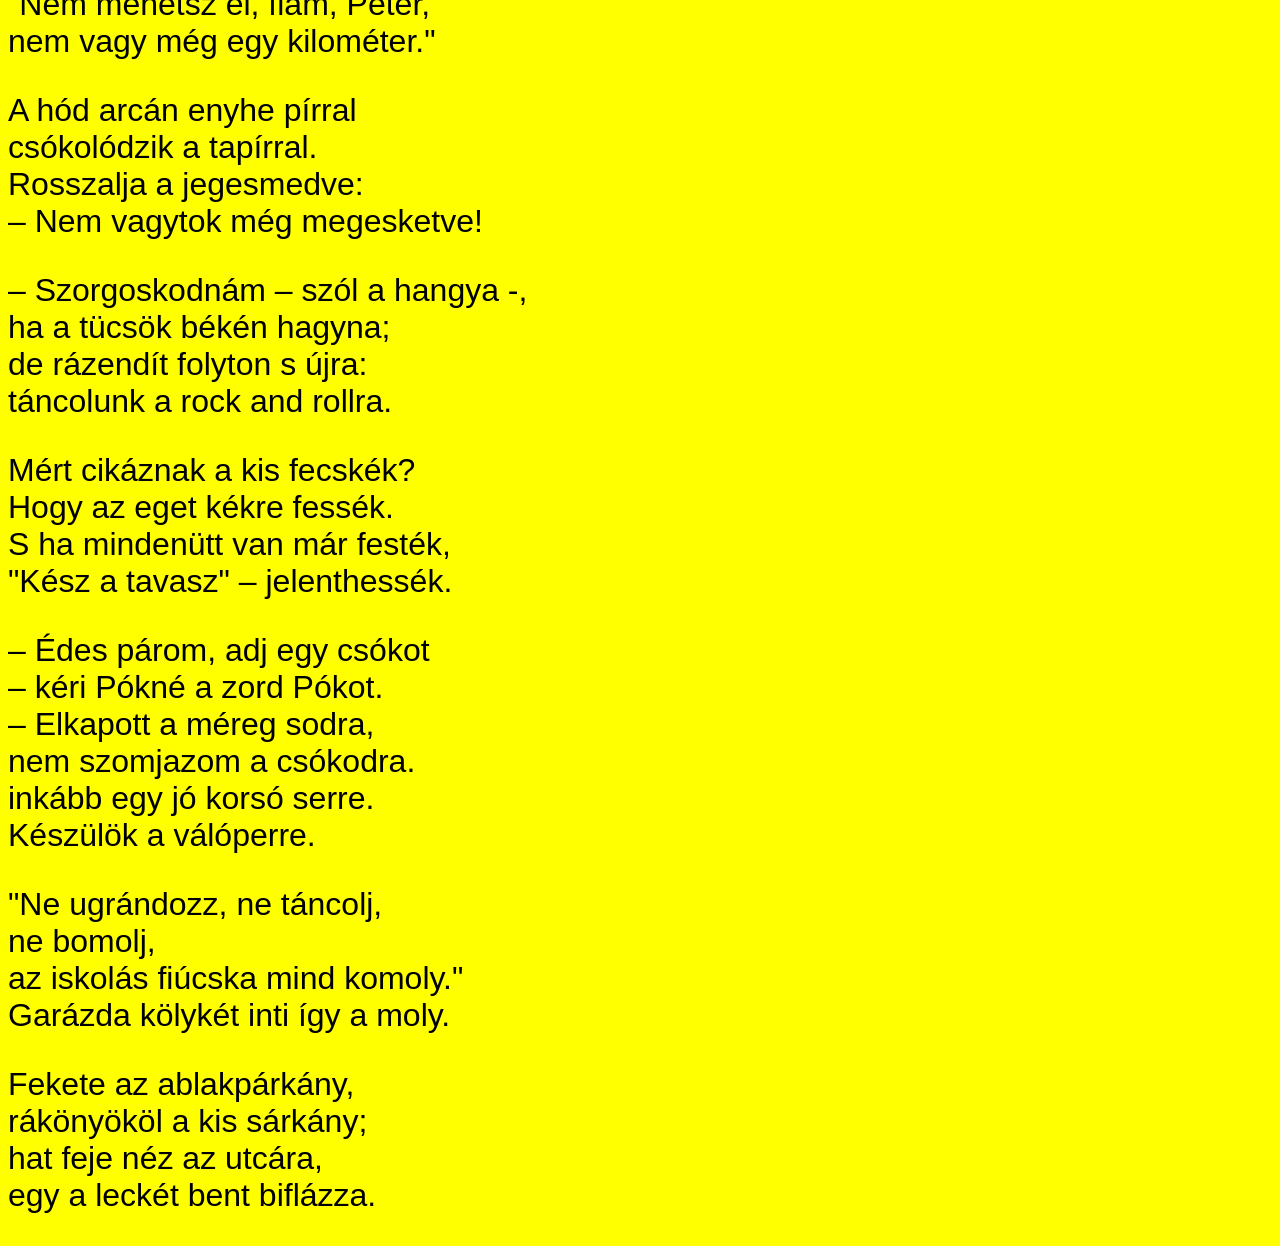
<file: 8 - Útmutató/utmutato.html>
<!DOCTYPE html>
<html lang="hu">
  <head>
    <meta charset="utf-8">
    <title>Devecseri Gábor: Állatkerti útmutató</title>
    <style>
      body {
        background-color: yellow;
        font-size: 200%;
        font-family: sans-serif;
      }
    </style>
  </head>
  <body>
    Devecseri Gábor 1945-ben publikálta Állatkerti útmutató című kötetét. A címadó versben tizennégy állat szerepel:
    <ul>
      <li><a href="https://hu.wikipedia.org/wiki/Cinegef%C3%A9l%C3%A9k">cinke</a></li>
      <li>zebra</li>
      <li>vércse</li>
      <li>nyúl</li>
      <li>orángután</li>
      <li>bálna</li>
      <li>hód</li>
      <li>tapír</li>
      <li>hangya</li>
      <li><a href="#tucsok">tücsök</a></li>
      <li><a href="https://hu.wikipedia.org/wiki/Fecskef%C3%A9l%C3%A9k">fecske</a></li>
      <li>pók</li>
      <li><a href="#moly">moly</a></li>
      <li><a href="sarkany.png">sárkány</a></li>
    </ul>

    <h1>Állatkerti útmutató</h1>

    <p>
    Ez a cinke oly picinke,<br>
    falevélből van az inge,<br>
    pókhálóból a szoknyája,<br>
    makkhéjból a csizmácskája.</p>

    <p>
    Csak füvön élt a kis zebra,<br>
    de most rákapott a zabra;<br>
    végül is elvitték Szobra,<br>
    ott oktatják szebbre-jobbra.</p>

    <p>
    Mért tanulnak a kis vércsék?<br>
    Azért, hogy a leckét értsék.<br>
    Tanítójuk egy hasas,<br>
    pápaszemes, lomha sas.</p>

    <p>
    Megy a hajó, nézd a nyulat:<br>
    Lepencéig rajta mulat.<br>
    De a dühös orángután <br>
    kiszáll nyomban Horány után.</p>

    <p>
    "Apám – így szól a kis bálna -,<br>
    hadd mehessek el a bálba."<br>
    "Nem mehetsz el, fiam, Péter,<br>
    nem vagy még egy kilométer."</p>

    <p>
    A hód arcán enyhe pírral <br>
    csókolódzik a tapírral.<br>
    Rosszalja a jegesmedve:<br>
    – Nem vagytok még megesketve!</p>

    <p id="tucsok">
    – Szorgoskodnám – szól a hangya -,<br>
    ha a tücsök békén hagyna;<br>
    de rázendít folyton s újra:<br>
    táncolunk a rock and rollra.</p>

    <p>
    Mért cikáznak a kis fecskék?<br>
    Hogy az eget kékre fessék.<br>
    S ha mindenütt van már festék,<br>
    "Kész a tavasz" – jelenthessék.</p>

    <p>
    – Édes párom, adj egy csókot <br>
    – kéri Pókné a zord Pókot.<br>
    – Elkapott a méreg sodra,<br>
    nem szomjazom a csókodra.<br>
    inkább egy jó korsó serre.<br>
    Készülök a válóperre.</p>

    <p id="moly">
    "Ne ugrándozz, ne táncolj,<br>
    ne bomolj,<br>
    az iskolás fiúcska mind komoly." <br>
    Garázda kölykét inti így a moly.</p>

    <p>
    Fekete az ablakpárkány,<br>
    rákönyököl a kis sárkány;<br>
    hat feje néz az utcára,<br>
    egy a leckét bent biflázza.</p>

  </body>
</html>
</file>
<file: 12 - Igenevek/style.css>
body { background: #ffffff; color: #222; font-family: Arial, Helvetica, sans-serif; }
  h1 { text-align: center; }

  /* 3. a teljes táblázat vízszintesen középre */
  table { margin: 0 auto; border-collapse: collapse; }

  /* 2. minden cella tartalma vízszintesen középre */
  th, td { text-align: center; border: 1px solid #333; padding: 10px 16px; }

  /* 4. első sor: világosszürke háttér */
  tr.sor1 th { background: #d3d3d3; color: #222; font-size: 1.3em; }

  /* 5. második sor: sötétszürke háttér, világos betűszín */
  tr.sor2 th { background: #4a4a4a; color: #f5f5f5; }

  /* 6. harmadik sor: ugyanaz a világos betűszín, cellánként más háttér */
  tr.sor3 td { color: #f5f5f5; font-weight: bold; }
  tr.sor3 td:nth-child(1) { background: #c0392b; }
  tr.sor3 td:nth-child(2) { background: #b9560b; }
  tr.sor3 td:nth-child(3) { background: #1e8449; }
  tr.sor3 td:nth-child(4) { background: #1f6fa8; }
  tr.sor3 td:nth-child(5) { background: #7d3c98; }
</file>
<file: 6 - Tacskók/tacsi.css>
body {
  background-color: #fafafa;
  font-family: Overlock, cursive;
  font-size: 250%;
  padding: 0 100px;
  text-align: justify;
}

h1 {
  font-family: Pacifico, cursive;
  font-weight: 100;
}


figure {
  display: inline-block;
}

figcaption {
  font-family: "EB Garamond", sans-serif;
  text-align: center;
  font-size: 80%;
}

img{
  width: 300px;
  border-radius: 10%;
}

img.fokep {
  float: inline-end;
  margin-left: 30px;
}
</file>
<file: 10 - Energia/videos/style.css>
video {
    width: 400px;
}
</file>
<file: 1 - Vírusok/stilus.css>
html {background-color:lightgray}
body {
    font-family:Arial, Helvetica, sans-serif;
    margin:20px;
    border:2px solid brown;
    border-radius:10px;
    padding:20px;
    margin-left:auto;
    margin-right:auto;
    max-width:600px;
    min-width:400px;
    background-color:white;
}

h1 {color:brown}
h2 {color:darkolivegreen}
</file>
<file: 14 - Óriáspanda/style.css>
body {
    max-width: 660px;
}

.kiemelt {
    width: 620px;
    background-color: lightgreen;
    padding: 20px;
    border-radius: 20px;
}

#panda {
    border: 10px double darkgreen;
    border-radius: 20px;
}
</file>
